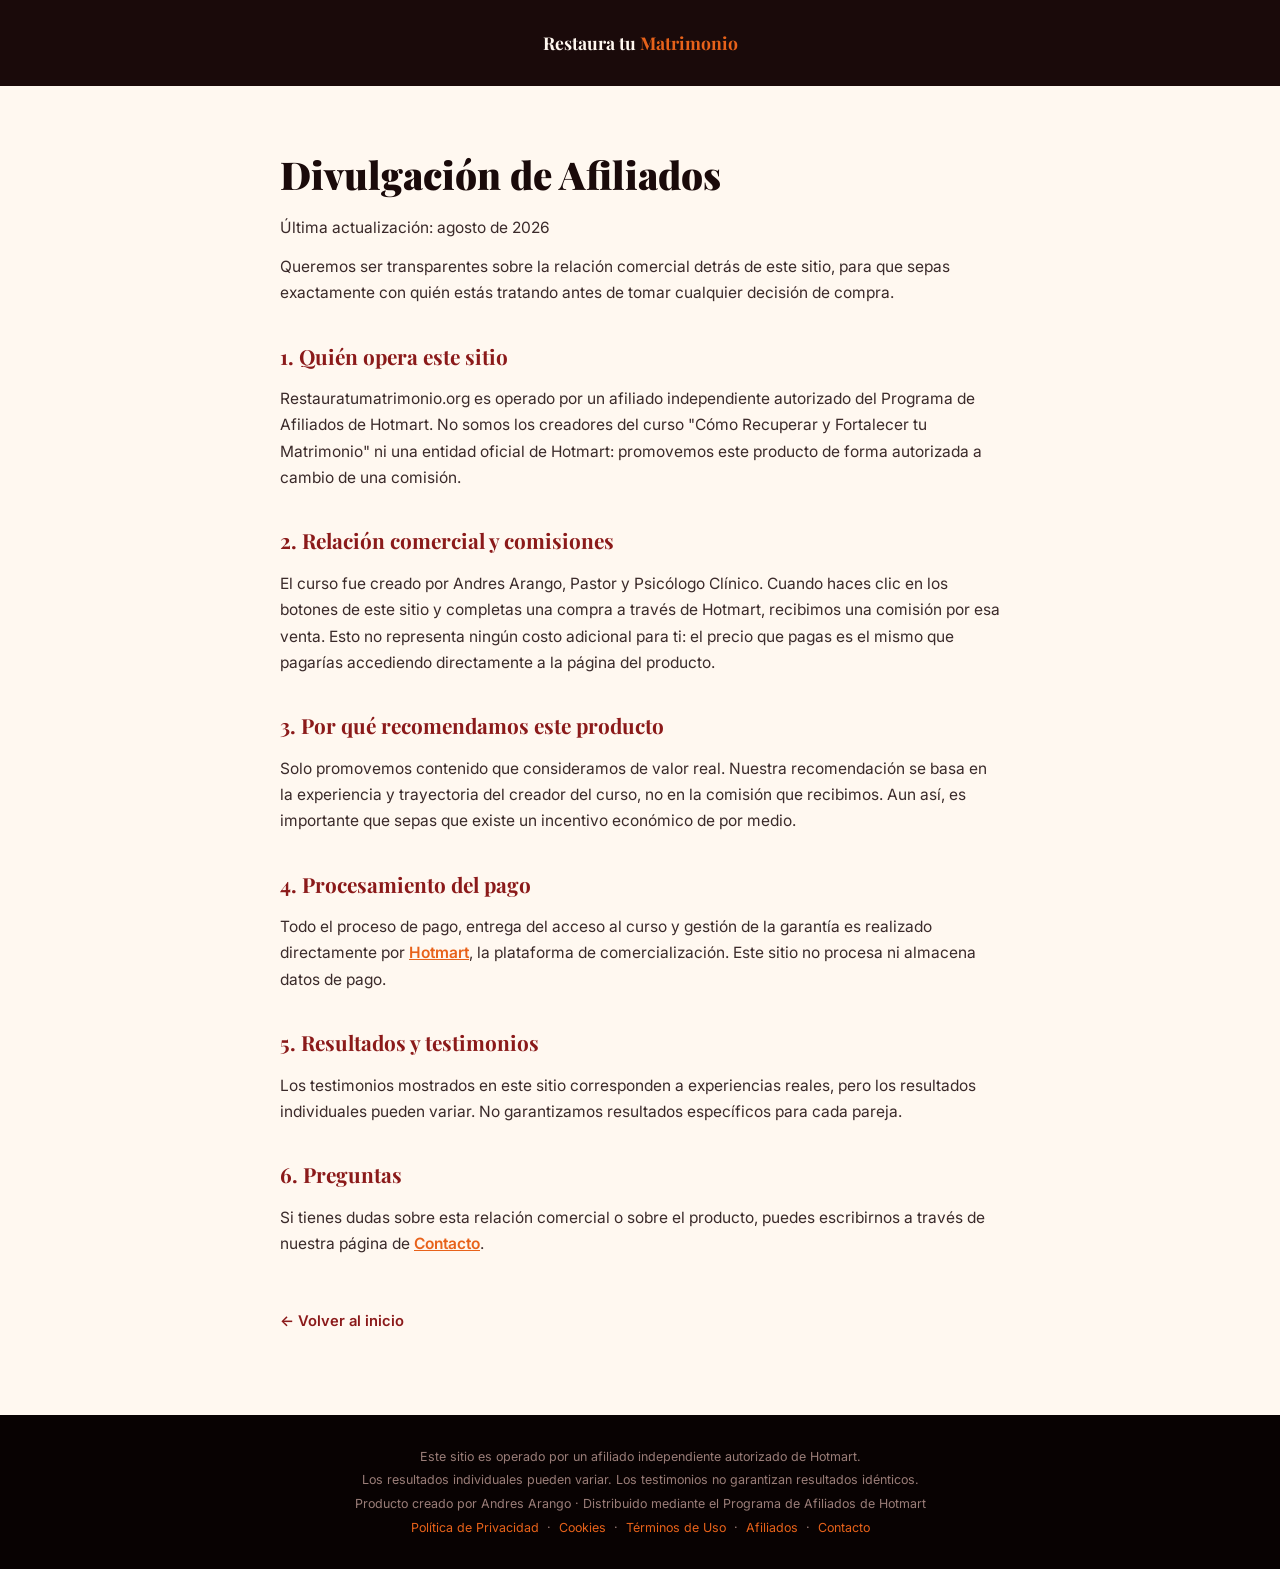
<file: afiliados.html>
<!DOCTYPE html>
<html lang="es">
<head>
<meta charset="UTF-8">
<meta name="viewport" content="width=device-width, initial-scale=1.0">
<title>Divulgación de Afiliados | Restaura tu Matrimonio</title>
<meta name="robots" content="noindex, follow">
<link rel="preconnect" href="https://fonts.googleapis.com">
<link rel="preconnect" href="https://fonts.gstatic.com" crossorigin>
<link rel="stylesheet" href="https://fonts.googleapis.com/css2?family=Playfair+Display:ital,wght@0,700;0,900;1,700&family=Inter:wght@400;500;600;700&display=swap" media="print" onload="this.media='all'">
<noscript><link rel="stylesheet" href="https://fonts.googleapis.com/css2?family=Playfair+Display:ital,wght@0,700;0,900;1,700&family=Inter:wght@400;500;600;700&display=swap"></noscript>
<style>
  *, *::before, *::after { box-sizing: border-box; margin: 0; padding: 0; }
  :root {
    --crimson: #8B1A1A;
    --orange:  #E8621A;
    --gold:    #D4940A;
    --cream:   #FFF8F0;
    --dark:    #1A0A0A;
    --gray:    #6B5B5B;
    --light:   #F5EDE8;
  }
  html { scroll-behavior: smooth; }
  body { font-family: 'Inter', sans-serif; background: var(--cream); color: var(--dark); line-height: 1.7; }

  .legal-header {
    background: var(--dark);
    padding: 28px 20px;
    text-align: center;
  }
  .legal-header a {
    color: var(--cream);
    text-decoration: none;
    font-family: 'Playfair Display', serif;
    font-weight: 700;
    font-size: 1.1rem;
  }
  .legal-header a span { color: var(--orange); }

  .legal-container {
    max-width: 760px;
    margin: 0 auto;
    padding: 56px 20px 80px;
  }
  .legal-container h1 {
    font-family: 'Playfair Display', serif;
    font-size: clamp(1.8rem, 4vw, 2.4rem);
    font-weight: 900;
    color: var(--dark);
    margin-bottom: 8px;
  }
  .legal-updated {
    color: var(--gray);
    font-size: 0.85rem;
    margin-bottom: 36px;
  }
  .legal-container h2 {
    font-family: 'Playfair Display', serif;
    font-size: 1.3rem;
    font-weight: 700;
    color: var(--crimson);
    margin: 32px 0 12px;
  }
  .legal-container p,
  .legal-container li {
    color: #3A2A2A;
    font-size: 0.97rem;
    margin-bottom: 12px;
  }
  .legal-container ul {
    padding-left: 22px;
    margin-bottom: 16px;
  }
  .legal-container a.inline-link {
    color: var(--orange);
    font-weight: 600;
  }
  .back-link {
    display: inline-block;
    margin-top: 40px;
    color: var(--crimson);
    font-weight: 600;
    text-decoration: none;
    font-size: 0.92rem;
  }
  .back-link:hover { text-decoration: underline; }

  footer {
    background: #080202;
    padding: 30px 20px;
    text-align: center;
    color: #9A7D78;
    font-size: 0.78rem;
    line-height: 1.9;
  }
  footer a { color: var(--orange); text-decoration: none; }

  @media (max-width: 600px) {
    .legal-container { padding: 40px 16px 60px; }
  }
</style>
</head>
<body>

<header class="legal-header">
  <a href="index.html">Restaura tu <span>Matrimonio</span></a>
</header>

<main class="legal-container">
  <h1>Divulgación de Afiliados</h1>
  <p class="legal-updated">Última actualización: agosto de 2026</p>

  <p>Queremos ser transparentes sobre la relación comercial detrás de este sitio, para que sepas exactamente con quién estás tratando antes de tomar cualquier decisión de compra.</p>

  <h2>1. Quién opera este sitio</h2>
  <p>Restauratumatrimonio.org es operado por un afiliado independiente autorizado del Programa de Afiliados de Hotmart. No somos los creadores del curso "Cómo Recuperar y Fortalecer tu Matrimonio" ni una entidad oficial de Hotmart: promovemos este producto de forma autorizada a cambio de una comisión.</p>

  <h2>2. Relación comercial y comisiones</h2>
  <p>El curso fue creado por Andres Arango, Pastor y Psicólogo Clínico. Cuando haces clic en los botones de este sitio y completas una compra a través de Hotmart, recibimos una comisión por esa venta. Esto no representa ningún costo adicional para ti: el precio que pagas es el mismo que pagarías accediendo directamente a la página del producto.</p>

  <h2>3. Por qué recomendamos este producto</h2>
  <p>Solo promovemos contenido que consideramos de valor real. Nuestra recomendación se basa en la experiencia y trayectoria del creador del curso, no en la comisión que recibimos. Aun así, es importante que sepas que existe un incentivo económico de por medio.</p>

  <h2>4. Procesamiento del pago</h2>
  <p>Todo el proceso de pago, entrega del acceso al curso y gestión de la garantía es realizado directamente por <a class="inline-link" href="https://www.hotmart.com" target="_blank" rel="noopener">Hotmart</a>, la plataforma de comercialización. Este sitio no procesa ni almacena datos de pago.</p>

  <h2>5. Resultados y testimonios</h2>
  <p>Los testimonios mostrados en este sitio corresponden a experiencias reales, pero los resultados individuales pueden variar. No garantizamos resultados específicos para cada pareja.</p>

  <h2>6. Preguntas</h2>
  <p>Si tienes dudas sobre esta relación comercial o sobre el producto, puedes escribirnos a través de nuestra página de <a class="inline-link" href="contacto.html">Contacto</a>.</p>

  <a class="back-link" href="index.html">← Volver al inicio</a>
</main>

<footer>
  <p>Este sitio es operado por un afiliado independiente autorizado de Hotmart.<br>
  Los resultados individuales pueden variar. Los testimonios no garantizan resultados idénticos.<br>
  Producto creado por Andres Arango · Distribuido mediante el Programa de Afiliados de Hotmart<br>
  <a href="privacidad.html">Política de Privacidad</a> &nbsp;·&nbsp; <a href="cookies.html">Cookies</a> &nbsp;·&nbsp; <a href="terminos.html">Términos de Uso</a> &nbsp;·&nbsp; <a href="afiliados.html">Afiliados</a> &nbsp;·&nbsp; <a href="contacto.html">Contacto</a></p>
</footer>

</body>
</html>
</file>
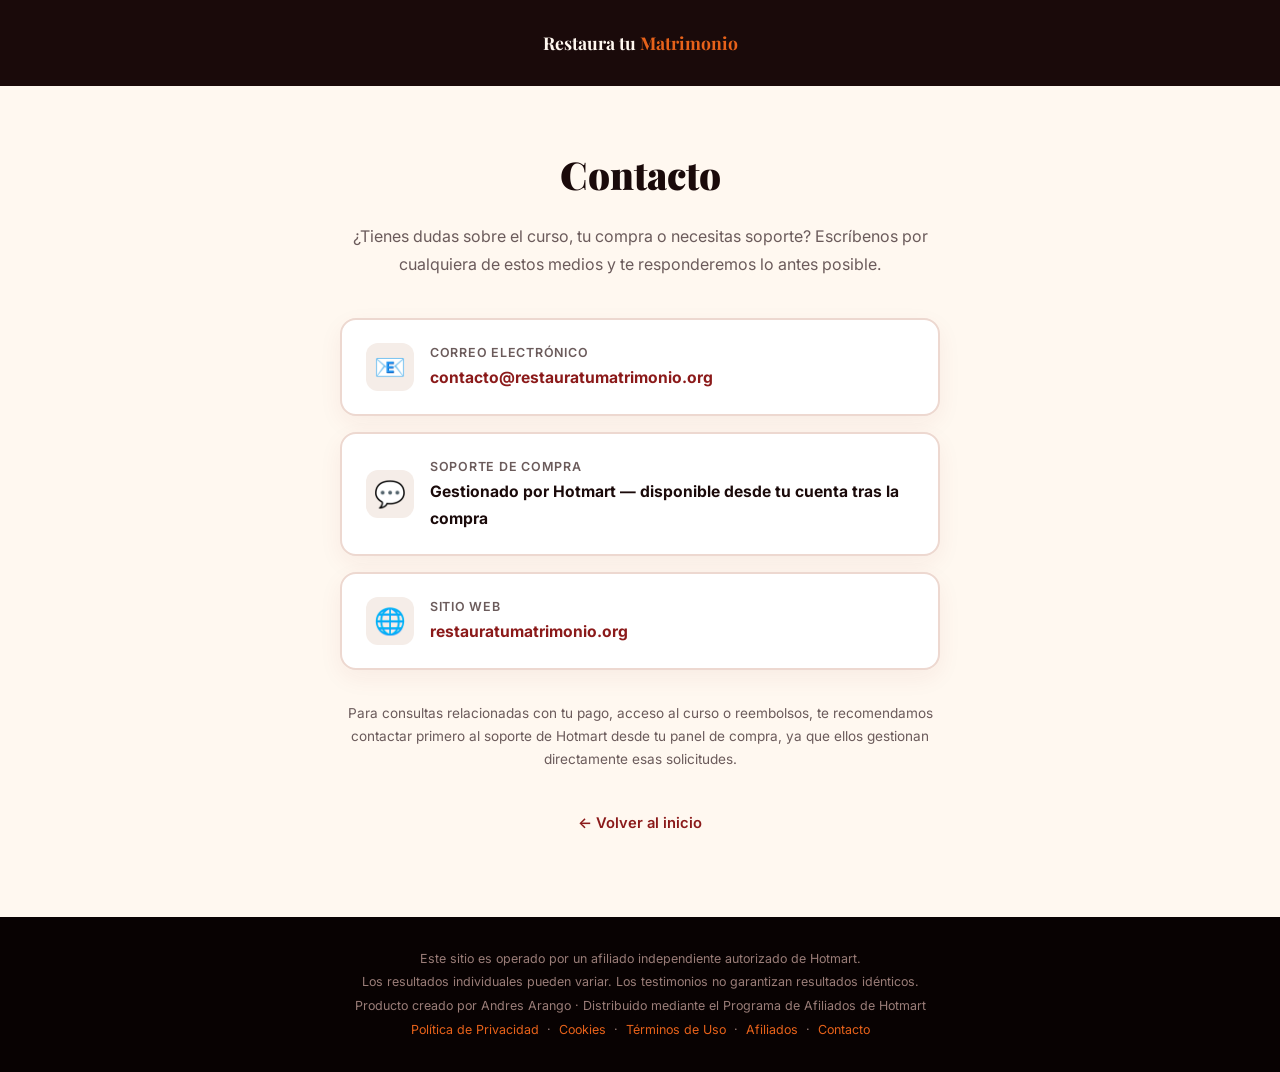
<file: contacto.html>
<!DOCTYPE html>
<html lang="es">
<head>
<meta charset="UTF-8">
<meta name="viewport" content="width=device-width, initial-scale=1.0">
<title>Contacto | Restaura tu Matrimonio</title>
<meta name="robots" content="noindex, follow">
<link rel="preconnect" href="https://fonts.googleapis.com">
<link rel="preconnect" href="https://fonts.gstatic.com" crossorigin>
<link rel="stylesheet" href="https://fonts.googleapis.com/css2?family=Playfair+Display:ital,wght@0,700;0,900;1,700&family=Inter:wght@400;500;600;700&display=swap" media="print" onload="this.media='all'">
<noscript><link rel="stylesheet" href="https://fonts.googleapis.com/css2?family=Playfair+Display:ital,wght@0,700;0,900;1,700&family=Inter:wght@400;500;600;700&display=swap"></noscript>
<style>
  *, *::before, *::after { box-sizing: border-box; margin: 0; padding: 0; }
  :root {
    --crimson: #8B1A1A;
    --orange:  #E8621A;
    --gold:    #D4940A;
    --cream:   #FFF8F0;
    --dark:    #1A0A0A;
    --gray:    #6B5B5B;
    --light:   #F5EDE8;
  }
  html { scroll-behavior: smooth; }
  body { font-family: 'Inter', sans-serif; background: var(--cream); color: var(--dark); line-height: 1.7; }

  .legal-header {
    background: var(--dark);
    padding: 28px 20px;
    text-align: center;
  }
  .legal-header a {
    color: var(--cream);
    text-decoration: none;
    font-family: 'Playfair Display', serif;
    font-weight: 700;
    font-size: 1.1rem;
  }
  .legal-header a span { color: var(--orange); }

  .legal-container {
    max-width: 640px;
    margin: 0 auto;
    padding: 56px 20px 80px;
    text-align: center;
  }
  .legal-container h1 {
    font-family: 'Playfair Display', serif;
    font-size: clamp(1.8rem, 4vw, 2.4rem);
    font-weight: 900;
    color: var(--dark);
    margin-bottom: 16px;
  }
  .legal-container > p.intro {
    color: var(--gray);
    font-size: 1rem;
    margin-bottom: 40px;
  }

  .contact-cards {
    display: flex;
    flex-direction: column;
    gap: 16px;
    text-align: left;
  }
  .contact-card {
    background: #fff;
    border: 2px solid #EDD8D0;
    border-radius: 16px;
    padding: 22px 24px;
    display: flex;
    align-items: center;
    gap: 16px;
    box-shadow: 0 8px 24px rgba(139,26,26,0.06);
  }
  .contact-card .icon {
    font-size: 1.6rem;
    flex-shrink: 0;
    width: 48px;
    height: 48px;
    border-radius: 12px;
    background: var(--light);
    display: flex;
    align-items: center;
    justify-content: center;
  }
  .contact-card .label {
    font-size: 0.78rem;
    text-transform: uppercase;
    letter-spacing: 0.06em;
    color: var(--gray);
    font-weight: 600;
    margin-bottom: 2px;
  }
  .contact-card .value {
    font-weight: 700;
    color: var(--dark);
    font-size: 0.98rem;
  }
  .contact-card a { color: var(--crimson); text-decoration: none; }
  .contact-card a:hover { text-decoration: underline; }

  .contact-note {
    margin-top: 32px;
    font-size: 0.85rem;
    color: var(--gray);
    text-align: center;
  }

  .back-link {
    display: inline-block;
    margin-top: 40px;
    color: var(--crimson);
    font-weight: 600;
    text-decoration: none;
    font-size: 0.92rem;
  }
  .back-link:hover { text-decoration: underline; }

  footer {
    background: #080202;
    padding: 30px 20px;
    text-align: center;
    color: #9A7D78;
    font-size: 0.78rem;
    line-height: 1.9;
  }
  footer a { color: var(--orange); text-decoration: none; }

  @media (max-width: 600px) {
    .legal-container { padding: 40px 16px 60px; }
    .contact-card { padding: 18px; }
  }
</style>
</head>
<body>

<header class="legal-header">
  <a href="index.html">Restaura tu <span>Matrimonio</span></a>
</header>

<main class="legal-container">
  <h1>Contacto</h1>
  <p class="intro">¿Tienes dudas sobre el curso, tu compra o necesitas soporte? Escríbenos por cualquiera de estos medios y te responderemos lo antes posible.</p>

  <div class="contact-cards">
    <div class="contact-card">
      <div class="icon">📧</div>
      <div>
        <div class="label">Correo electrónico</div>
        <div class="value"><a href="mailto:contacto@restauratumatrimonio.org">contacto@restauratumatrimonio.org</a></div>
      </div>
    </div>

    <div class="contact-card">
      <div class="icon">💬</div>
      <div>
        <div class="label">Soporte de compra</div>
        <div class="value">Gestionado por Hotmart — disponible desde tu cuenta tras la compra</div>
      </div>
    </div>

    <div class="contact-card">
      <div class="icon">🌐</div>
      <div>
        <div class="label">Sitio web</div>
        <div class="value"><a href="https://restauratumatrimonio.org" target="_blank" rel="noopener">restauratumatrimonio.org</a></div>
      </div>
    </div>
  </div>

  <p class="contact-note">Para consultas relacionadas con tu pago, acceso al curso o reembolsos, te recomendamos contactar primero al soporte de Hotmart desde tu panel de compra, ya que ellos gestionan directamente esas solicitudes.</p>

  <a class="back-link" href="index.html">← Volver al inicio</a>
</main>

<footer>
  <p>Este sitio es operado por un afiliado independiente autorizado de Hotmart.<br>
  Los resultados individuales pueden variar. Los testimonios no garantizan resultados idénticos.<br>
  Producto creado por Andres Arango · Distribuido mediante el Programa de Afiliados de Hotmart<br>
  <a href="privacidad.html">Política de Privacidad</a> &nbsp;·&nbsp; <a href="cookies.html">Cookies</a> &nbsp;·&nbsp; <a href="terminos.html">Términos de Uso</a> &nbsp;·&nbsp; <a href="afiliados.html">Afiliados</a> &nbsp;·&nbsp; <a href="contacto.html">Contacto</a></p>
</footer>

</body>
</html>
</file>
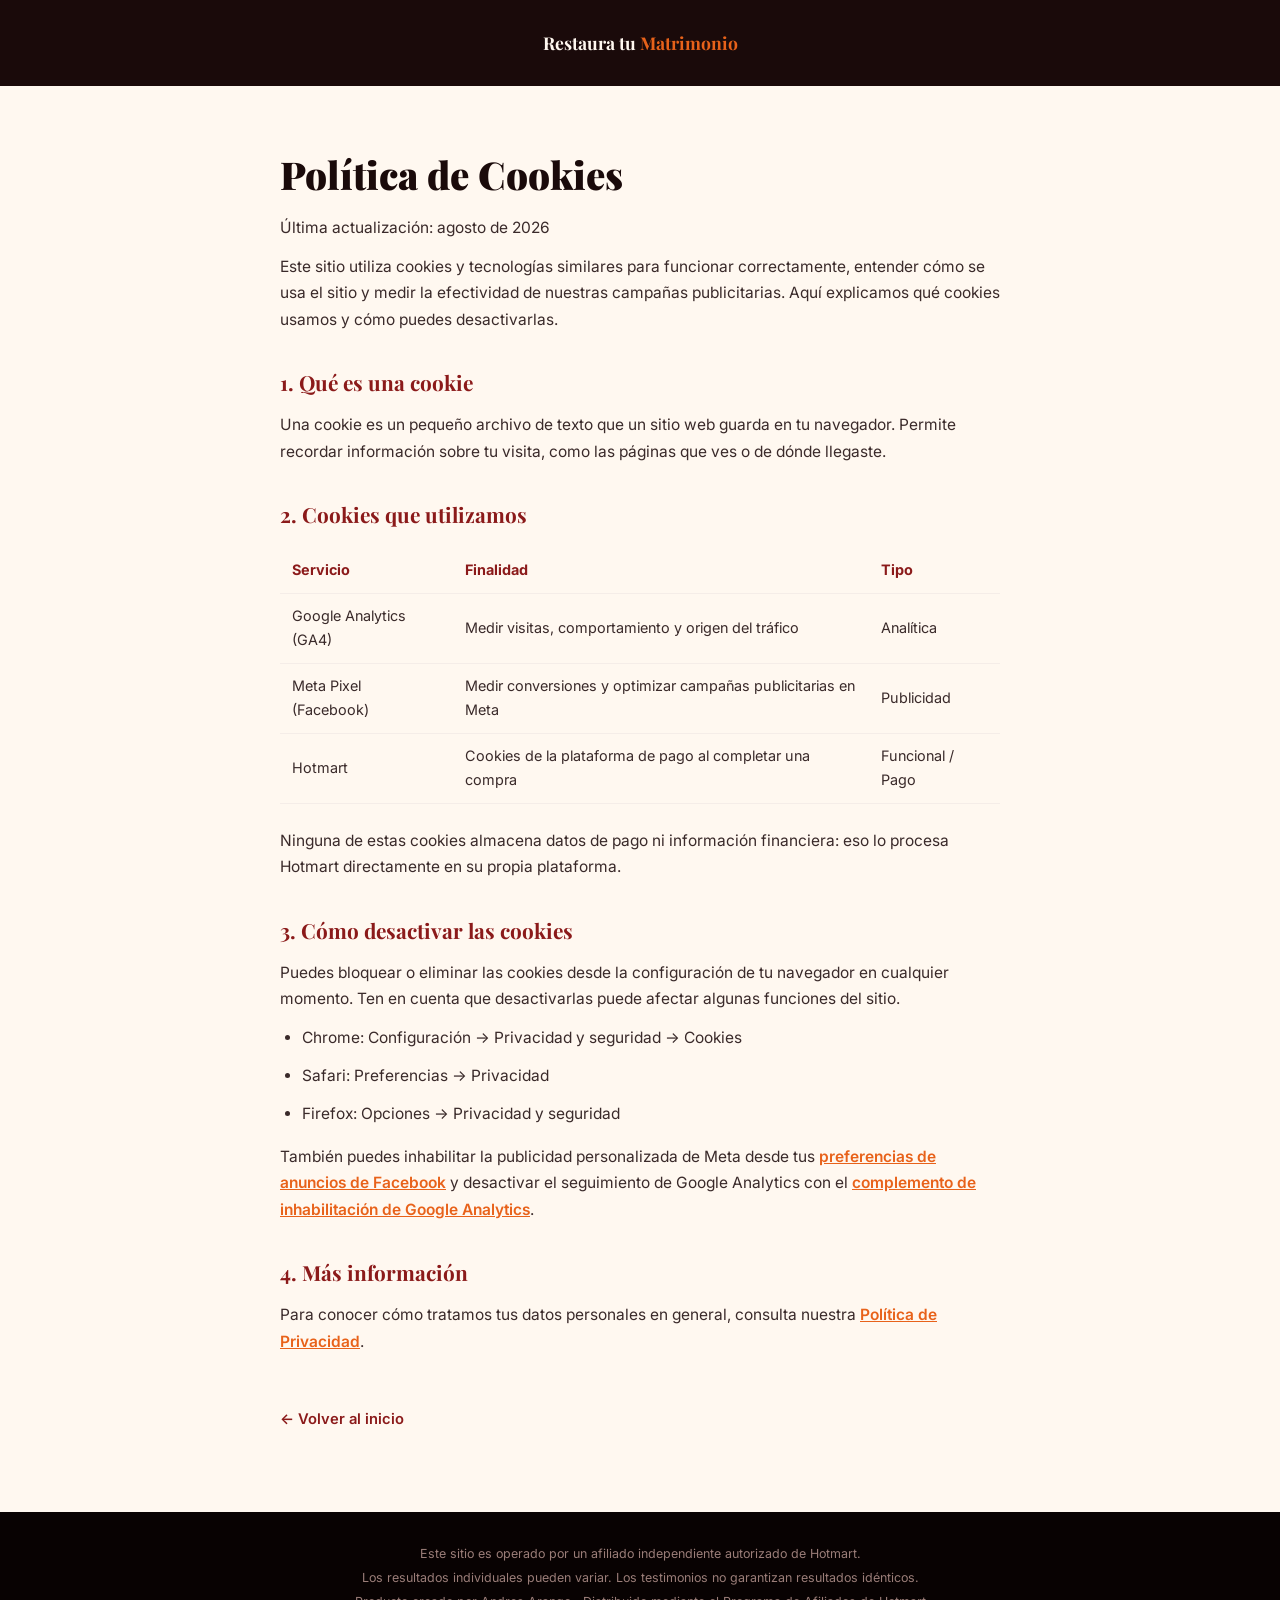
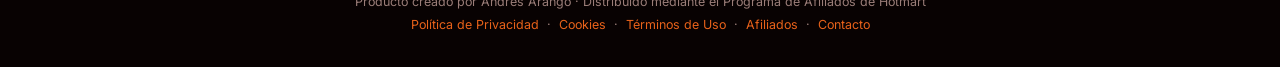
<file: cookies.html>
<!DOCTYPE html>
<html lang="es">
<head>
<meta charset="UTF-8">
<meta name="viewport" content="width=device-width, initial-scale=1.0">
<title>Política de Cookies | Restaura tu Matrimonio</title>
<meta name="robots" content="noindex, follow">
<link rel="preconnect" href="https://fonts.googleapis.com">
<link rel="preconnect" href="https://fonts.gstatic.com" crossorigin>
<link rel="stylesheet" href="https://fonts.googleapis.com/css2?family=Playfair+Display:ital,wght@0,700;0,900;1,700&family=Inter:wght@400;500;600;700&display=swap" media="print" onload="this.media='all'">
<noscript><link rel="stylesheet" href="https://fonts.googleapis.com/css2?family=Playfair+Display:ital,wght@0,700;0,900;1,700&family=Inter:wght@400;500;600;700&display=swap"></noscript>
<style>
  *, *::before, *::after { box-sizing: border-box; margin: 0; padding: 0; }
  :root {
    --crimson: #8B1A1A;
    --orange:  #E8621A;
    --gold:    #D4940A;
    --cream:   #FFF8F0;
    --dark:    #1A0A0A;
    --gray:    #6B5B5B;
    --light:   #F5EDE8;
  }
  html { scroll-behavior: smooth; }
  body { font-family: 'Inter', sans-serif; background: var(--cream); color: var(--dark); line-height: 1.7; }

  .legal-header {
    background: var(--dark);
    padding: 28px 20px;
    text-align: center;
  }
  .legal-header a {
    color: var(--cream);
    text-decoration: none;
    font-family: 'Playfair Display', serif;
    font-weight: 700;
    font-size: 1.1rem;
  }
  .legal-header a span { color: var(--orange); }

  .legal-container {
    max-width: 760px;
    margin: 0 auto;
    padding: 56px 20px 80px;
  }
  .legal-container h1 {
    font-family: 'Playfair Display', serif;
    font-size: clamp(1.8rem, 4vw, 2.4rem);
    font-weight: 900;
    color: var(--dark);
    margin-bottom: 8px;
  }
  .legal-updated {
    color: var(--gray);
    font-size: 0.85rem;
    margin-bottom: 36px;
  }
  .legal-container h2 {
    font-family: 'Playfair Display', serif;
    font-size: 1.3rem;
    font-weight: 700;
    color: var(--crimson);
    margin: 32px 0 12px;
  }
  .legal-container p,
  .legal-container li {
    color: #3A2A2A;
    font-size: 0.97rem;
    margin-bottom: 12px;
  }
  .legal-container ul {
    padding-left: 22px;
    margin-bottom: 16px;
  }
  .legal-container table {
    width: 100%;
    border-collapse: collapse;
    margin: 16px 0 24px;
    font-size: 0.9rem;
  }
  .legal-container th, .legal-container td {
    text-align: left;
    padding: 10px 12px;
    border-bottom: 1px solid var(--light);
    color: #3A2A2A;
  }
  .legal-container th {
    color: var(--crimson);
    font-weight: 700;
  }
  .legal-container a.inline-link {
    color: var(--orange);
    font-weight: 600;
  }
  .back-link {
    display: inline-block;
    margin-top: 40px;
    color: var(--crimson);
    font-weight: 600;
    text-decoration: none;
    font-size: 0.92rem;
  }
  .back-link:hover { text-decoration: underline; }

  footer {
    background: #080202;
    padding: 30px 20px;
    text-align: center;
    color: #9A7D78;
    font-size: 0.78rem;
    line-height: 1.9;
  }
  footer a { color: var(--orange); text-decoration: none; }

  @media (max-width: 600px) {
    .legal-container { padding: 40px 16px 60px; }
    .legal-container table { font-size: 0.82rem; }
  }
</style>
</head>
<body>

<header class="legal-header">
  <a href="index.html">Restaura tu <span>Matrimonio</span></a>
</header>

<main class="legal-container">
  <h1>Política de Cookies</h1>
  <p class="legal-updated">Última actualización: agosto de 2026</p>

  <p>Este sitio utiliza cookies y tecnologías similares para funcionar correctamente, entender cómo se usa el sitio y medir la efectividad de nuestras campañas publicitarias. Aquí explicamos qué cookies usamos y cómo puedes desactivarlas.</p>

  <h2>1. Qué es una cookie</h2>
  <p>Una cookie es un pequeño archivo de texto que un sitio web guarda en tu navegador. Permite recordar información sobre tu visita, como las páginas que ves o de dónde llegaste.</p>

  <h2>2. Cookies que utilizamos</h2>
  <table>
    <tr><th>Servicio</th><th>Finalidad</th><th>Tipo</th></tr>
    <tr><td>Google Analytics (GA4)</td><td>Medir visitas, comportamiento y origen del tráfico</td><td>Analítica</td></tr>
    <tr><td>Meta Pixel (Facebook)</td><td>Medir conversiones y optimizar campañas publicitarias en Meta</td><td>Publicidad</td></tr>
    <tr><td>Hotmart</td><td>Cookies de la plataforma de pago al completar una compra</td><td>Funcional / Pago</td></tr>
  </table>
  <p>Ninguna de estas cookies almacena datos de pago ni información financiera: eso lo procesa Hotmart directamente en su propia plataforma.</p>

  <h2>3. Cómo desactivar las cookies</h2>
  <p>Puedes bloquear o eliminar las cookies desde la configuración de tu navegador en cualquier momento. Ten en cuenta que desactivarlas puede afectar algunas funciones del sitio.</p>
  <ul>
    <li>Chrome: Configuración → Privacidad y seguridad → Cookies</li>
    <li>Safari: Preferencias → Privacidad</li>
    <li>Firefox: Opciones → Privacidad y seguridad</li>
  </ul>
  <p>También puedes inhabilitar la publicidad personalizada de Meta desde tus <a class="inline-link" href="https://www.facebook.com/adpreferences" target="_blank" rel="noopener">preferencias de anuncios de Facebook</a> y desactivar el seguimiento de Google Analytics con el <a class="inline-link" href="https://tools.google.com/dlpage/gaoptout" target="_blank" rel="noopener">complemento de inhabilitación de Google Analytics</a>.</p>

  <h2>4. Más información</h2>
  <p>Para conocer cómo tratamos tus datos personales en general, consulta nuestra <a class="inline-link" href="privacidad.html">Política de Privacidad</a>.</p>

  <a class="back-link" href="index.html">← Volver al inicio</a>
</main>

<footer>
  <p>Este sitio es operado por un afiliado independiente autorizado de Hotmart.<br>
  Los resultados individuales pueden variar. Los testimonios no garantizan resultados idénticos.<br>
  Producto creado por Andres Arango · Distribuido mediante el Programa de Afiliados de Hotmart<br>
  <a href="privacidad.html">Política de Privacidad</a> &nbsp;·&nbsp; <a href="cookies.html">Cookies</a> &nbsp;·&nbsp; <a href="terminos.html">Términos de Uso</a> &nbsp;·&nbsp; <a href="afiliados.html">Afiliados</a> &nbsp;·&nbsp; <a href="contacto.html">Contacto</a></p>
</footer>

</body>
</html>
</file>
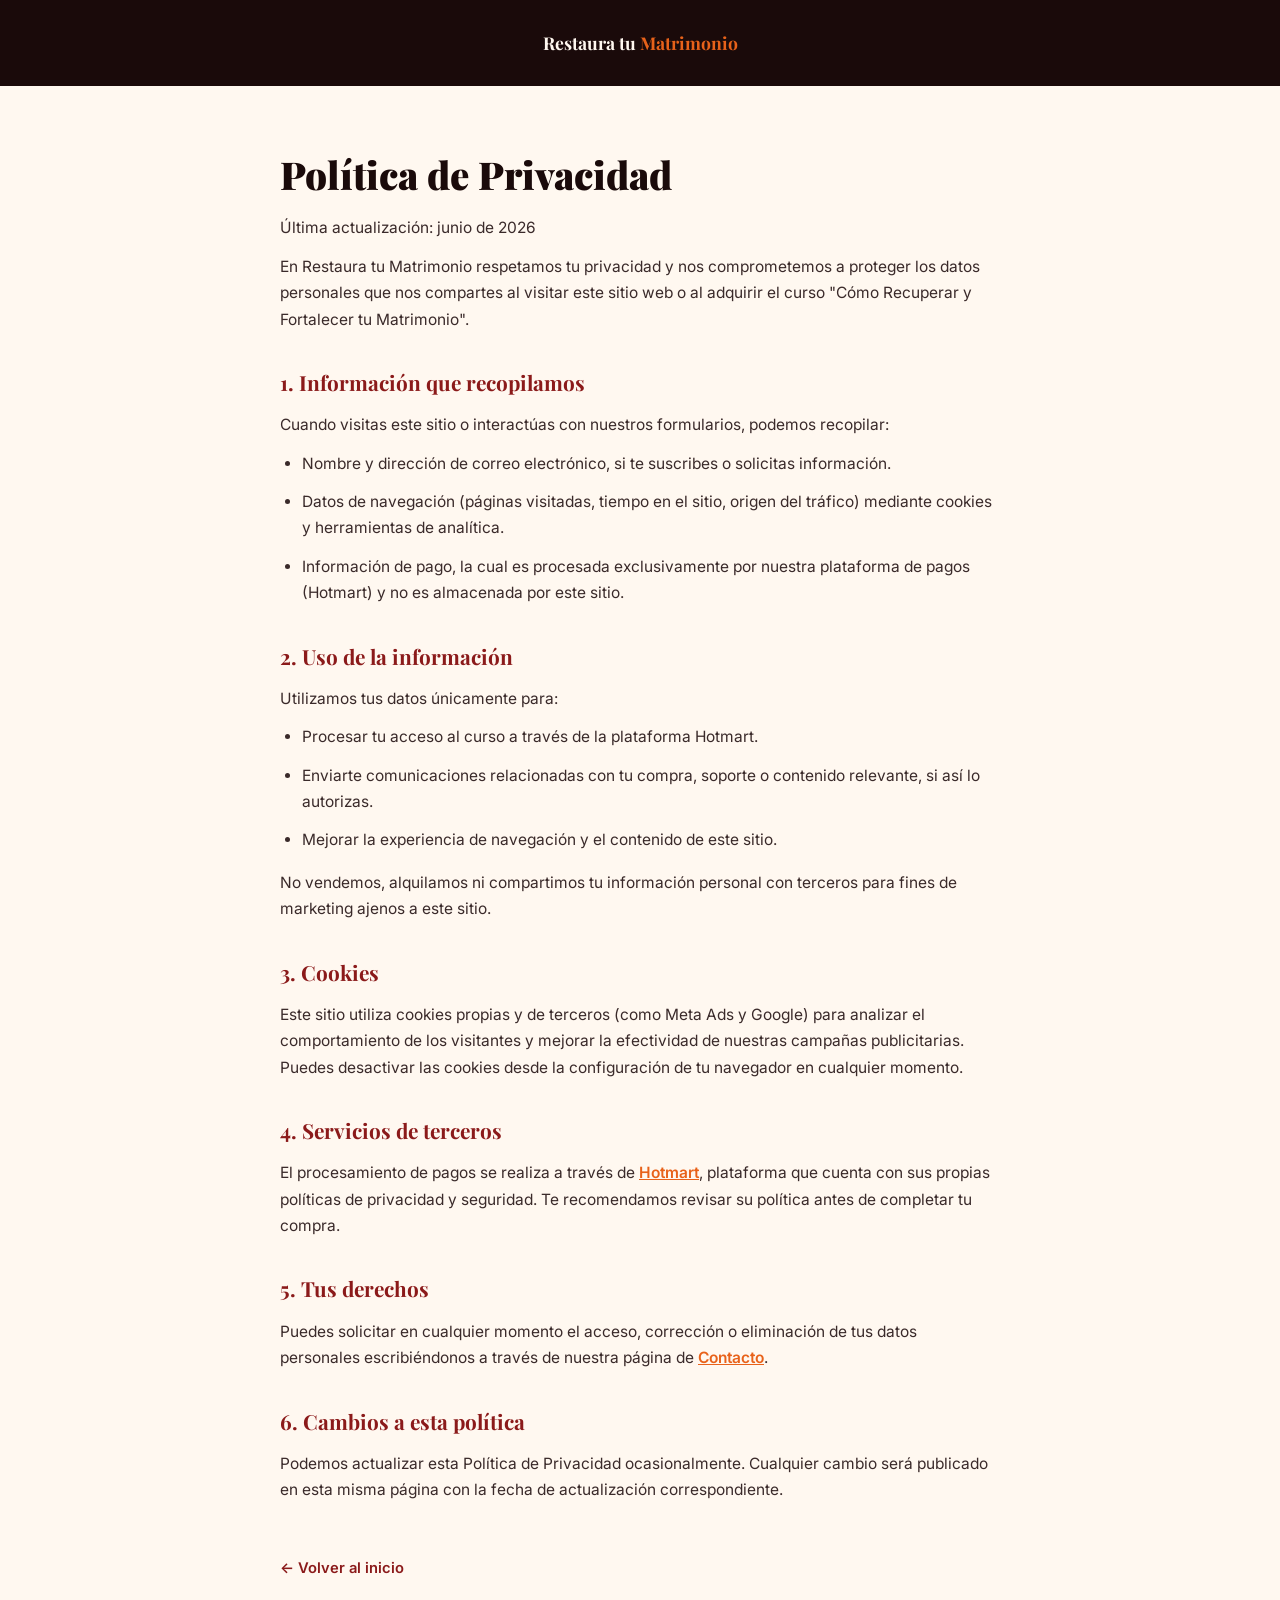
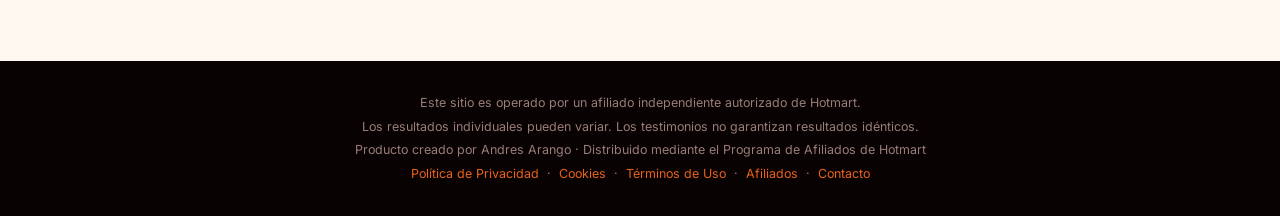
<file: privacidad.html>
<!DOCTYPE html>
<html lang="es">
<head>
<meta charset="UTF-8">
<meta name="viewport" content="width=device-width, initial-scale=1.0">
<title>Política de Privacidad | Restaura tu Matrimonio</title>
<meta name="robots" content="noindex, follow">
<link rel="preconnect" href="https://fonts.googleapis.com">
<link rel="preconnect" href="https://fonts.gstatic.com" crossorigin>
<link rel="stylesheet" href="https://fonts.googleapis.com/css2?family=Playfair+Display:ital,wght@0,700;0,900;1,700&family=Inter:wght@400;500;600;700&display=swap" media="print" onload="this.media='all'">
<noscript><link rel="stylesheet" href="https://fonts.googleapis.com/css2?family=Playfair+Display:ital,wght@0,700;0,900;1,700&family=Inter:wght@400;500;600;700&display=swap"></noscript>
<style>
  *, *::before, *::after { box-sizing: border-box; margin: 0; padding: 0; }
  :root {
    --crimson: #8B1A1A;
    --orange:  #E8621A;
    --gold:    #D4940A;
    --cream:   #FFF8F0;
    --dark:    #1A0A0A;
    --gray:    #6B5B5B;
    --light:   #F5EDE8;
  }
  html { scroll-behavior: smooth; }
  body { font-family: 'Inter', sans-serif; background: var(--cream); color: var(--dark); line-height: 1.7; }

  .legal-header {
    background: var(--dark);
    padding: 28px 20px;
    text-align: center;
  }
  .legal-header a {
    color: var(--cream);
    text-decoration: none;
    font-family: 'Playfair Display', serif;
    font-weight: 700;
    font-size: 1.1rem;
  }
  .legal-header a span { color: var(--orange); }

  .legal-container {
    max-width: 760px;
    margin: 0 auto;
    padding: 56px 20px 80px;
  }
  .legal-container h1 {
    font-family: 'Playfair Display', serif;
    font-size: clamp(1.8rem, 4vw, 2.4rem);
    font-weight: 900;
    color: var(--dark);
    margin-bottom: 8px;
  }
  .legal-updated {
    color: var(--gray);
    font-size: 0.85rem;
    margin-bottom: 36px;
  }
  .legal-container h2 {
    font-family: 'Playfair Display', serif;
    font-size: 1.3rem;
    font-weight: 700;
    color: var(--crimson);
    margin: 32px 0 12px;
  }
  .legal-container p,
  .legal-container li {
    color: #3A2A2A;
    font-size: 0.97rem;
    margin-bottom: 12px;
  }
  .legal-container ul {
    padding-left: 22px;
    margin-bottom: 16px;
  }
  .legal-container a.inline-link {
    color: var(--orange);
    font-weight: 600;
  }
  .back-link {
    display: inline-block;
    margin-top: 40px;
    color: var(--crimson);
    font-weight: 600;
    text-decoration: none;
    font-size: 0.92rem;
  }
  .back-link:hover { text-decoration: underline; }

  footer {
    background: #080202;
    padding: 30px 20px;
    text-align: center;
    color: #9A7D78;
    font-size: 0.78rem;
    line-height: 1.9;
  }
  footer a { color: var(--orange); text-decoration: none; }

  @media (max-width: 600px) {
    .legal-container { padding: 40px 16px 60px; }
  }
</style>
</head>
<body>

<header class="legal-header">
  <a href="index.html">Restaura tu <span>Matrimonio</span></a>
</header>

<main class="legal-container">
  <h1>Política de Privacidad</h1>
  <p class="legal-updated">Última actualización: junio de 2026</p>

  <p>En Restaura tu Matrimonio respetamos tu privacidad y nos comprometemos a proteger los datos personales que nos compartes al visitar este sitio web o al adquirir el curso "Cómo Recuperar y Fortalecer tu Matrimonio".</p>

  <h2>1. Información que recopilamos</h2>
  <p>Cuando visitas este sitio o interactúas con nuestros formularios, podemos recopilar:</p>
  <ul>
    <li>Nombre y dirección de correo electrónico, si te suscribes o solicitas información.</li>
    <li>Datos de navegación (páginas visitadas, tiempo en el sitio, origen del tráfico) mediante cookies y herramientas de analítica.</li>
    <li>Información de pago, la cual es procesada exclusivamente por nuestra plataforma de pagos (Hotmart) y no es almacenada por este sitio.</li>
  </ul>

  <h2>2. Uso de la información</h2>
  <p>Utilizamos tus datos únicamente para:</p>
  <ul>
    <li>Procesar tu acceso al curso a través de la plataforma Hotmart.</li>
    <li>Enviarte comunicaciones relacionadas con tu compra, soporte o contenido relevante, si así lo autorizas.</li>
    <li>Mejorar la experiencia de navegación y el contenido de este sitio.</li>
  </ul>
  <p>No vendemos, alquilamos ni compartimos tu información personal con terceros para fines de marketing ajenos a este sitio.</p>

  <h2>3. Cookies</h2>
  <p>Este sitio utiliza cookies propias y de terceros (como Meta Ads y Google) para analizar el comportamiento de los visitantes y mejorar la efectividad de nuestras campañas publicitarias. Puedes desactivar las cookies desde la configuración de tu navegador en cualquier momento.</p>

  <h2>4. Servicios de terceros</h2>
  <p>El procesamiento de pagos se realiza a través de <a class="inline-link" href="https://www.hotmart.com" target="_blank" rel="noopener">Hotmart</a>, plataforma que cuenta con sus propias políticas de privacidad y seguridad. Te recomendamos revisar su política antes de completar tu compra.</p>

  <h2>5. Tus derechos</h2>
  <p>Puedes solicitar en cualquier momento el acceso, corrección o eliminación de tus datos personales escribiéndonos a través de nuestra página de <a class="inline-link" href="contacto.html">Contacto</a>.</p>

  <h2>6. Cambios a esta política</h2>
  <p>Podemos actualizar esta Política de Privacidad ocasionalmente. Cualquier cambio será publicado en esta misma página con la fecha de actualización correspondiente.</p>

  <a class="back-link" href="index.html">← Volver al inicio</a>
</main>

<footer>
  <p>Este sitio es operado por un afiliado independiente autorizado de Hotmart.<br>
  Los resultados individuales pueden variar. Los testimonios no garantizan resultados idénticos.<br>
  Producto creado por Andres Arango · Distribuido mediante el Programa de Afiliados de Hotmart<br>
  <a href="privacidad.html">Política de Privacidad</a> &nbsp;·&nbsp; <a href="cookies.html">Cookies</a> &nbsp;·&nbsp; <a href="terminos.html">Términos de Uso</a> &nbsp;·&nbsp; <a href="afiliados.html">Afiliados</a> &nbsp;·&nbsp; <a href="contacto.html">Contacto</a></p>
</footer>

</body>
</html>
</file>
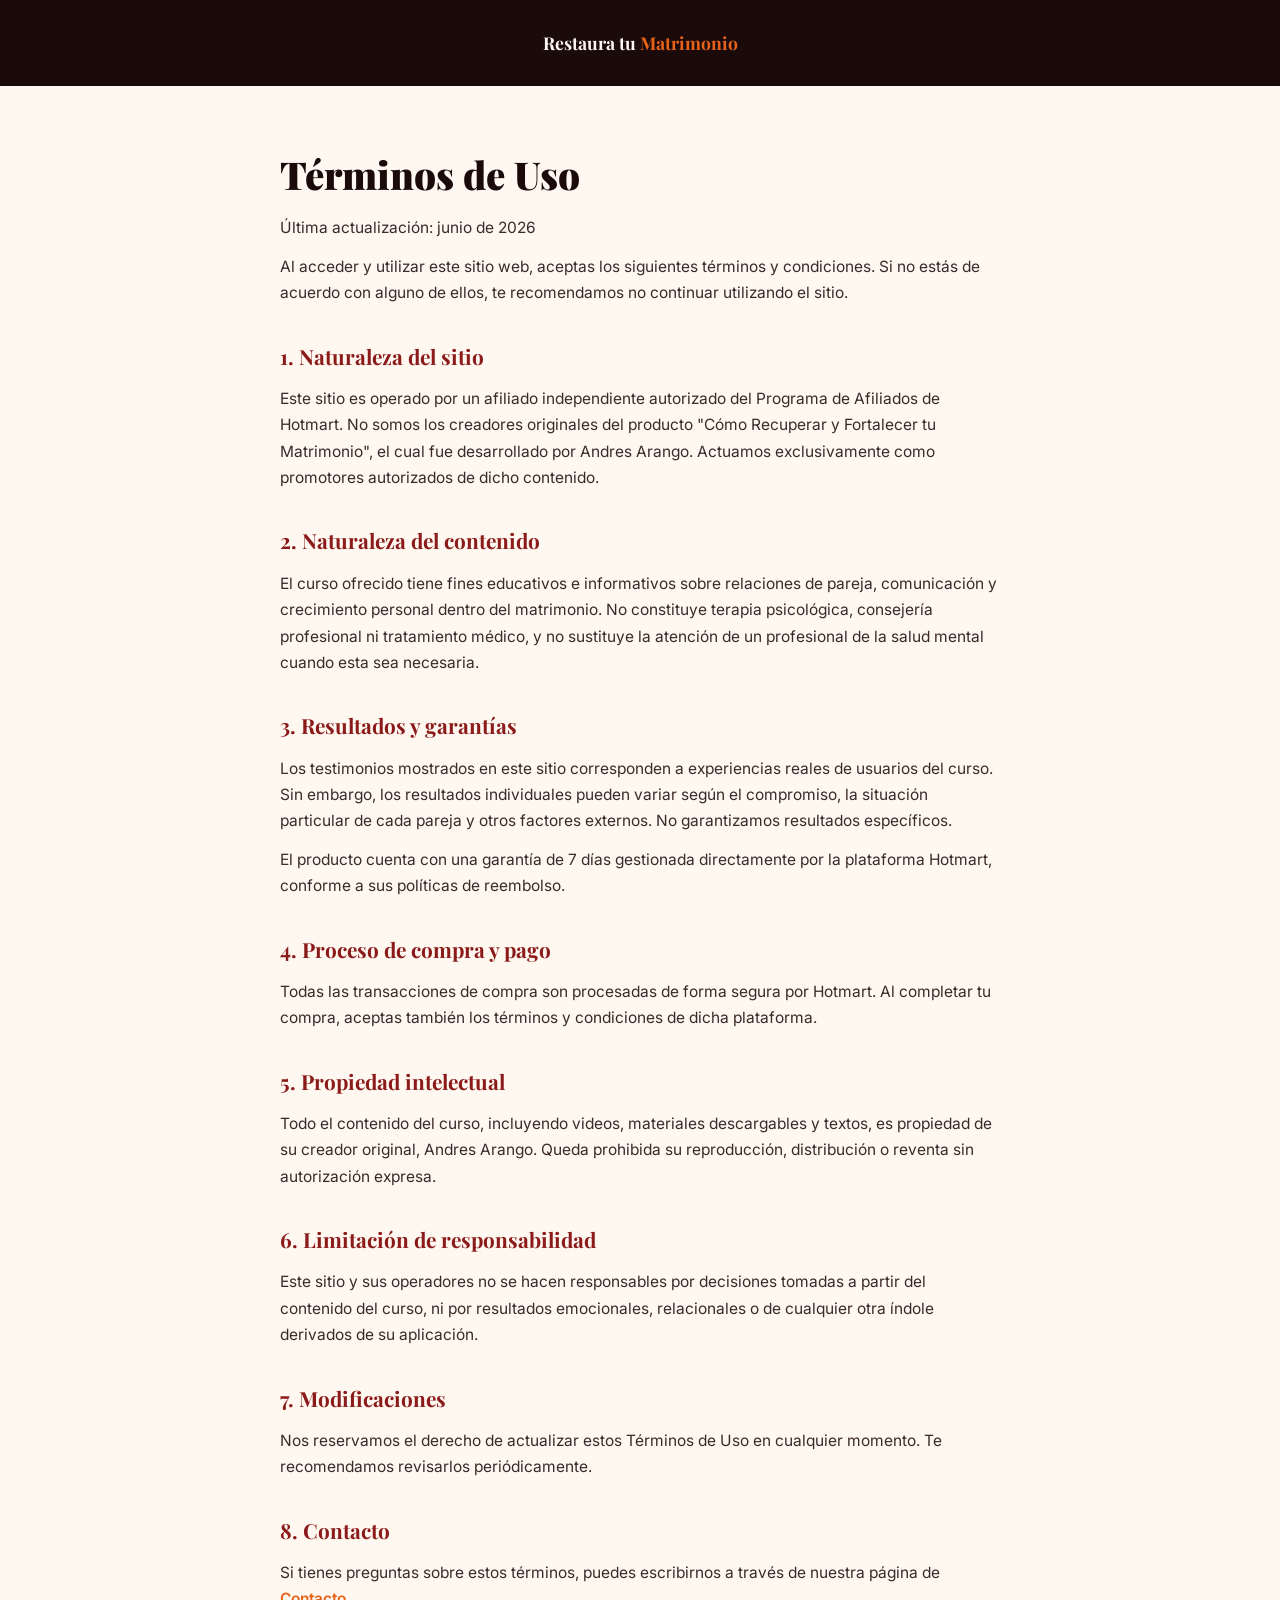
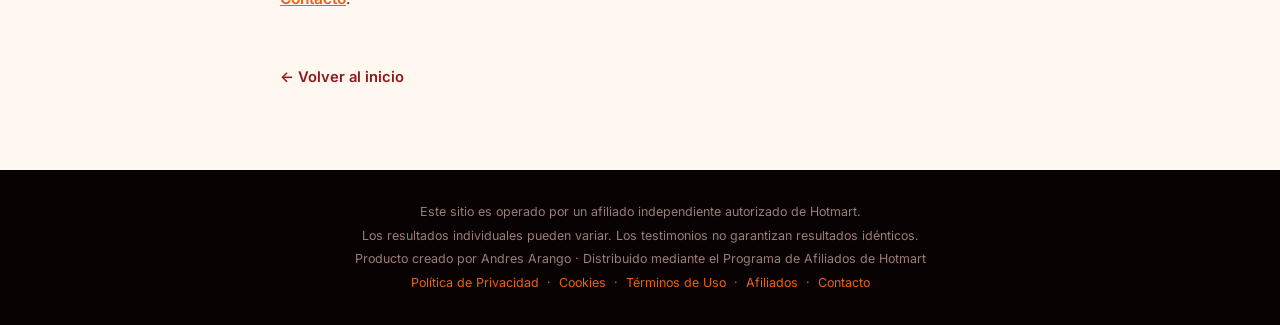
<file: terminos.html>
<!DOCTYPE html>
<html lang="es">
<head>
<meta charset="UTF-8">
<meta name="viewport" content="width=device-width, initial-scale=1.0">
<title>Términos de Uso | Restaura tu Matrimonio</title>
<meta name="robots" content="noindex, follow">
<link rel="preconnect" href="https://fonts.googleapis.com">
<link rel="preconnect" href="https://fonts.gstatic.com" crossorigin>
<link rel="stylesheet" href="https://fonts.googleapis.com/css2?family=Playfair+Display:ital,wght@0,700;0,900;1,700&family=Inter:wght@400;500;600;700&display=swap" media="print" onload="this.media='all'">
<noscript><link rel="stylesheet" href="https://fonts.googleapis.com/css2?family=Playfair+Display:ital,wght@0,700;0,900;1,700&family=Inter:wght@400;500;600;700&display=swap"></noscript>
<style>
  *, *::before, *::after { box-sizing: border-box; margin: 0; padding: 0; }
  :root {
    --crimson: #8B1A1A;
    --orange:  #E8621A;
    --gold:    #D4940A;
    --cream:   #FFF8F0;
    --dark:    #1A0A0A;
    --gray:    #6B5B5B;
    --light:   #F5EDE8;
  }
  html { scroll-behavior: smooth; }
  body { font-family: 'Inter', sans-serif; background: var(--cream); color: var(--dark); line-height: 1.7; }

  .legal-header {
    background: var(--dark);
    padding: 28px 20px;
    text-align: center;
  }
  .legal-header a {
    color: var(--cream);
    text-decoration: none;
    font-family: 'Playfair Display', serif;
    font-weight: 700;
    font-size: 1.1rem;
  }
  .legal-header a span { color: var(--orange); }

  .legal-container {
    max-width: 760px;
    margin: 0 auto;
    padding: 56px 20px 80px;
  }
  .legal-container h1 {
    font-family: 'Playfair Display', serif;
    font-size: clamp(1.8rem, 4vw, 2.4rem);
    font-weight: 900;
    color: var(--dark);
    margin-bottom: 8px;
  }
  .legal-updated {
    color: var(--gray);
    font-size: 0.85rem;
    margin-bottom: 36px;
  }
  .legal-container h2 {
    font-family: 'Playfair Display', serif;
    font-size: 1.3rem;
    font-weight: 700;
    color: var(--crimson);
    margin: 32px 0 12px;
  }
  .legal-container p,
  .legal-container li {
    color: #3A2A2A;
    font-size: 0.97rem;
    margin-bottom: 12px;
  }
  .legal-container ul {
    padding-left: 22px;
    margin-bottom: 16px;
  }
  .legal-container a.inline-link {
    color: var(--orange);
    font-weight: 600;
  }
  .back-link {
    display: inline-block;
    margin-top: 40px;
    color: var(--crimson);
    font-weight: 600;
    text-decoration: none;
    font-size: 0.92rem;
  }
  .back-link:hover { text-decoration: underline; }

  footer {
    background: #080202;
    padding: 30px 20px;
    text-align: center;
    color: #9A7D78;
    font-size: 0.78rem;
    line-height: 1.9;
  }
  footer a { color: var(--orange); text-decoration: none; }

  @media (max-width: 600px) {
    .legal-container { padding: 40px 16px 60px; }
  }
</style>
</head>
<body>

<header class="legal-header">
  <a href="index.html">Restaura tu <span>Matrimonio</span></a>
</header>

<main class="legal-container">
  <h1>Términos de Uso</h1>
  <p class="legal-updated">Última actualización: junio de 2026</p>

  <p>Al acceder y utilizar este sitio web, aceptas los siguientes términos y condiciones. Si no estás de acuerdo con alguno de ellos, te recomendamos no continuar utilizando el sitio.</p>

  <h2>1. Naturaleza del sitio</h2>
  <p>Este sitio es operado por un afiliado independiente autorizado del Programa de Afiliados de Hotmart. No somos los creadores originales del producto "Cómo Recuperar y Fortalecer tu Matrimonio", el cual fue desarrollado por Andres Arango. Actuamos exclusivamente como promotores autorizados de dicho contenido.</p>

  <h2>2. Naturaleza del contenido</h2>
  <p>El curso ofrecido tiene fines educativos e informativos sobre relaciones de pareja, comunicación y crecimiento personal dentro del matrimonio. No constituye terapia psicológica, consejería profesional ni tratamiento médico, y no sustituye la atención de un profesional de la salud mental cuando esta sea necesaria.</p>

  <h2>3. Resultados y garantías</h2>
  <p>Los testimonios mostrados en este sitio corresponden a experiencias reales de usuarios del curso. Sin embargo, los resultados individuales pueden variar según el compromiso, la situación particular de cada pareja y otros factores externos. No garantizamos resultados específicos.</p>
  <p>El producto cuenta con una garantía de 7 días gestionada directamente por la plataforma Hotmart, conforme a sus políticas de reembolso.</p>

  <h2>4. Proceso de compra y pago</h2>
  <p>Todas las transacciones de compra son procesadas de forma segura por Hotmart. Al completar tu compra, aceptas también los términos y condiciones de dicha plataforma.</p>

  <h2>5. Propiedad intelectual</h2>
  <p>Todo el contenido del curso, incluyendo videos, materiales descargables y textos, es propiedad de su creador original, Andres Arango. Queda prohibida su reproducción, distribución o reventa sin autorización expresa.</p>

  <h2>6. Limitación de responsabilidad</h2>
  <p>Este sitio y sus operadores no se hacen responsables por decisiones tomadas a partir del contenido del curso, ni por resultados emocionales, relacionales o de cualquier otra índole derivados de su aplicación.</p>

  <h2>7. Modificaciones</h2>
  <p>Nos reservamos el derecho de actualizar estos Términos de Uso en cualquier momento. Te recomendamos revisarlos periódicamente.</p>

  <h2>8. Contacto</h2>
  <p>Si tienes preguntas sobre estos términos, puedes escribirnos a través de nuestra página de <a class="inline-link" href="contacto.html">Contacto</a>.</p>

  <a class="back-link" href="index.html">← Volver al inicio</a>
</main>

<footer>
  <p>Este sitio es operado por un afiliado independiente autorizado de Hotmart.<br>
  Los resultados individuales pueden variar. Los testimonios no garantizan resultados idénticos.<br>
  Producto creado por Andres Arango · Distribuido mediante el Programa de Afiliados de Hotmart<br>
  <a href="privacidad.html">Política de Privacidad</a> &nbsp;·&nbsp; <a href="cookies.html">Cookies</a> &nbsp;·&nbsp; <a href="terminos.html">Términos de Uso</a> &nbsp;·&nbsp; <a href="afiliados.html">Afiliados</a> &nbsp;·&nbsp; <a href="contacto.html">Contacto</a></p>
</footer>

</body>
</html>
</file>
